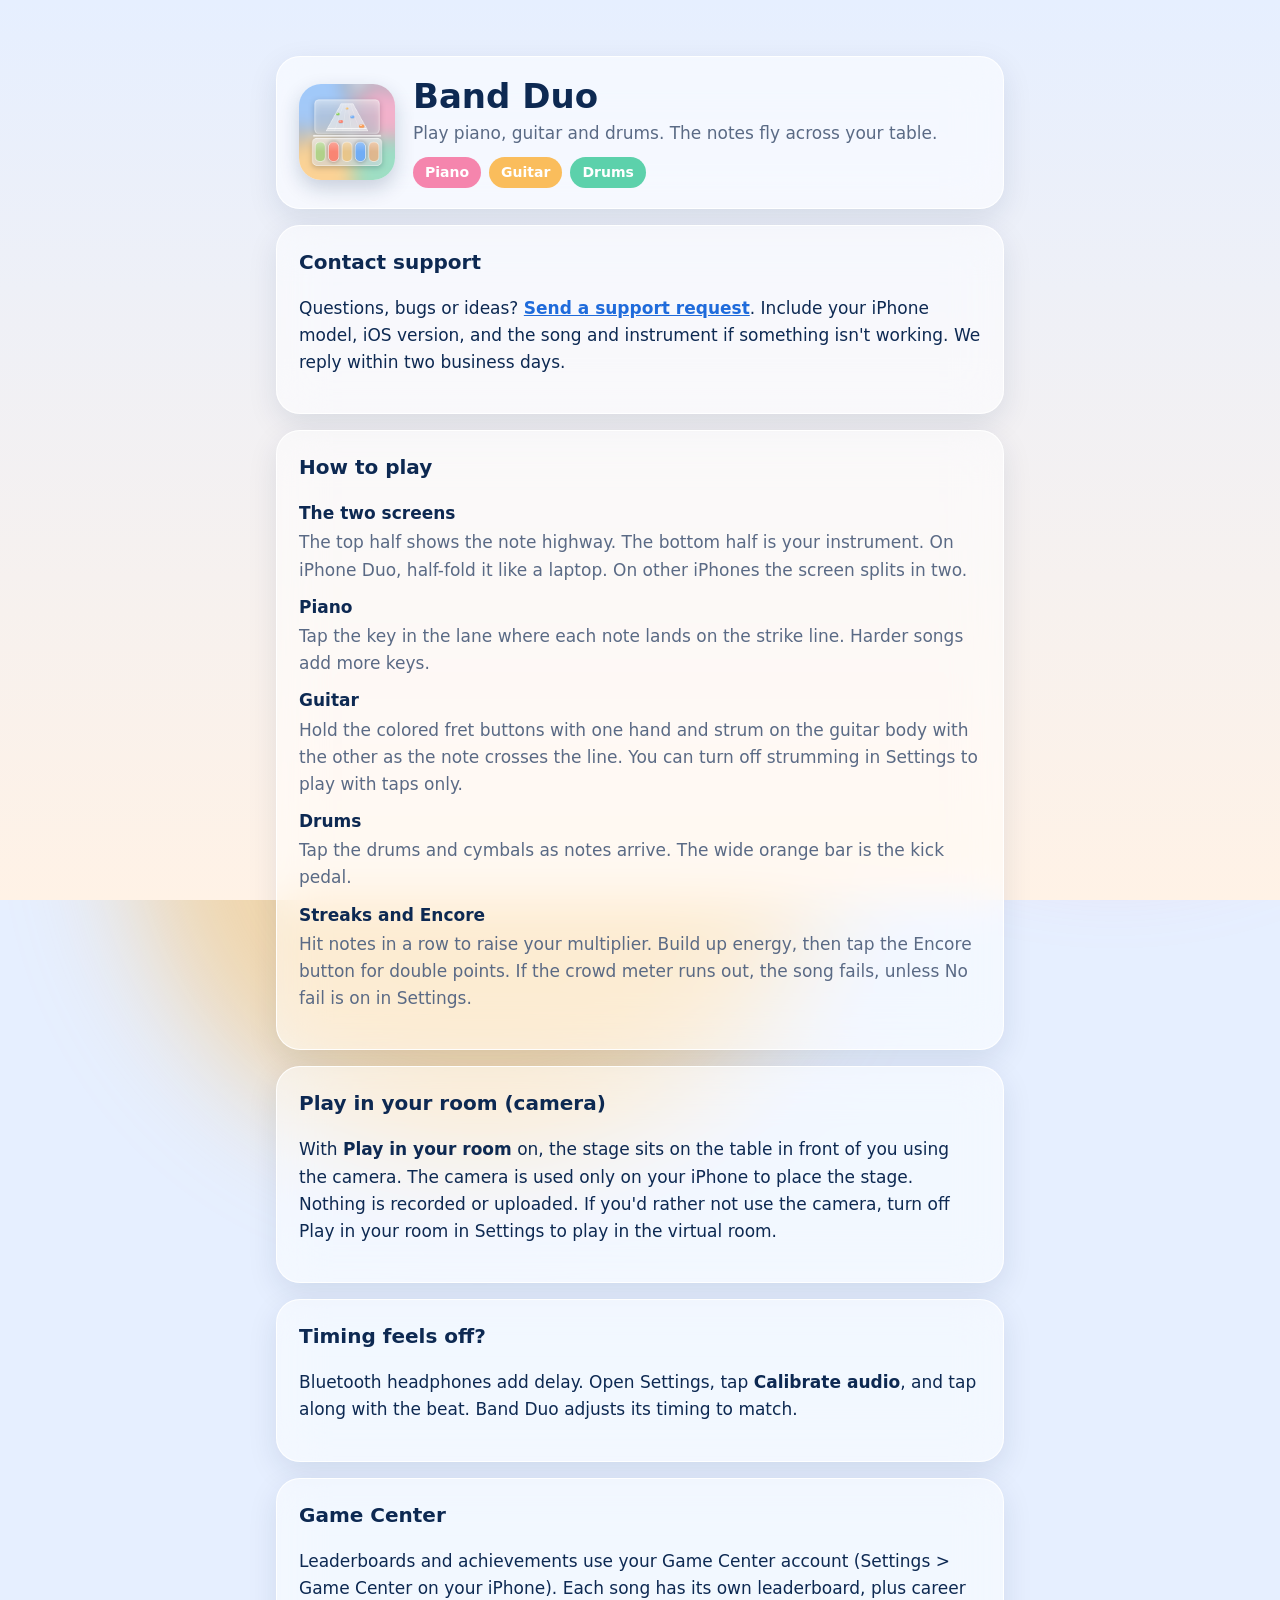
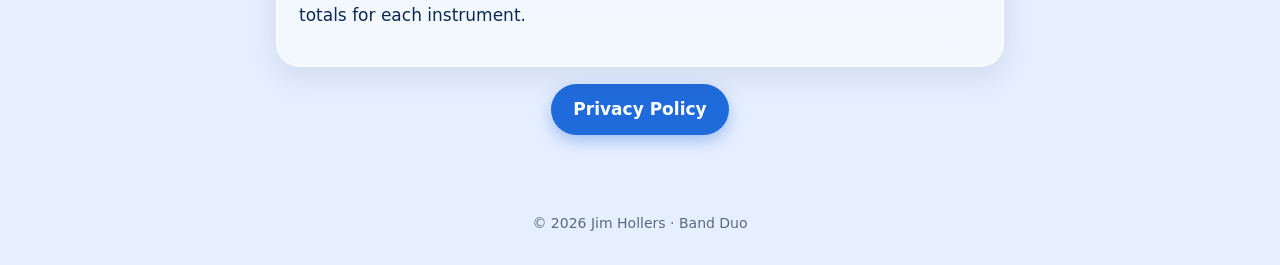
<file: index.html>
<!doctype html>
<html lang="en"><head>
<meta charset="utf-8"><meta name="viewport" content="width=device-width,initial-scale=1">
<title>Band Duo Support</title>
<meta name="description" content="Help and contact for Band Duo, the piano, guitar and drums rhythm game for iPhone.">
<link rel="icon" href="icon.png"><link rel="apple-touch-icon" href="apple-touch-icon.png">
<link rel="stylesheet" href="style.css">
</head><body>
<div class="blobs" aria-hidden="true"><i></i><i></i><i></i></div>
<main>
<section class="glass hero">
<img src="icon.png" alt="Band Duo app icon">
<div><h1>Band Duo</h1><p class="tag">Play piano, guitar and drums. The notes fly across your table.</p>
<div class="chips"><span style="background:#f585ad">Piano</span><span style="background:#fabd5c">Guitar</span><span style="background:#5cd1ab">Drums</span></div></div>
</section>

<section class="glass">
<h2>Contact support</h2>
<p>Questions, bugs or ideas? <a href="https://github.com/jameshollers-art/band-duo-support/issues/new">Send a support request</a>. Include your iPhone model, iOS version, and the song and instrument if something isn't working. We reply within two business days.</p>
</section>

<section class="glass">
<h2>How to play</h2>
<dl>
<dt>The two screens</dt><dd>The top half shows the note highway. The bottom half is your instrument. On iPhone Duo, half-fold it like a laptop. On other iPhones the screen splits in two.</dd>
<dt>Piano</dt><dd>Tap the key in the lane where each note lands on the strike line. Harder songs add more keys.</dd>
<dt>Guitar</dt><dd>Hold the colored fret buttons with one hand and strum on the guitar body with the other as the note crosses the line. You can turn off strumming in Settings to play with taps only.</dd>
<dt>Drums</dt><dd>Tap the drums and cymbals as notes arrive. The wide orange bar is the kick pedal.</dd>
<dt>Streaks and Encore</dt><dd>Hit notes in a row to raise your multiplier. Build up energy, then tap the Encore button for double points. If the crowd meter runs out, the song fails, unless No fail is on in Settings.</dd>
</dl>
</section>

<section class="glass">
<h2>Play in your room (camera)</h2>
<p>With <b>Play in your room</b> on, the stage sits on the table in front of you using the camera. The camera is used only on your iPhone to place the stage. Nothing is recorded or uploaded. If you'd rather not use the camera, turn off Play in your room in Settings to play in the virtual room.</p>
</section>

<section class="glass">
<h2>Timing feels off?</h2>
<p>Bluetooth headphones add delay. Open Settings, tap <b>Calibrate audio</b>, and tap along with the beat. Band Duo adjusts its timing to match.</p>
</section>

<section class="glass">
<h2>Game Center</h2>
<p>Leaderboards and achievements use your Game Center account (Settings &gt; Game Center on your iPhone). Each song has its own leaderboard, plus career totals for each instrument.</p>
</section>

<p style="text-align:center"><a class="btn" href="privacy.html">Privacy Policy</a></p>
</main>
<footer>&copy; 2026 Jim Hollers &middot; Band Duo</footer>
</body></html>
</file>
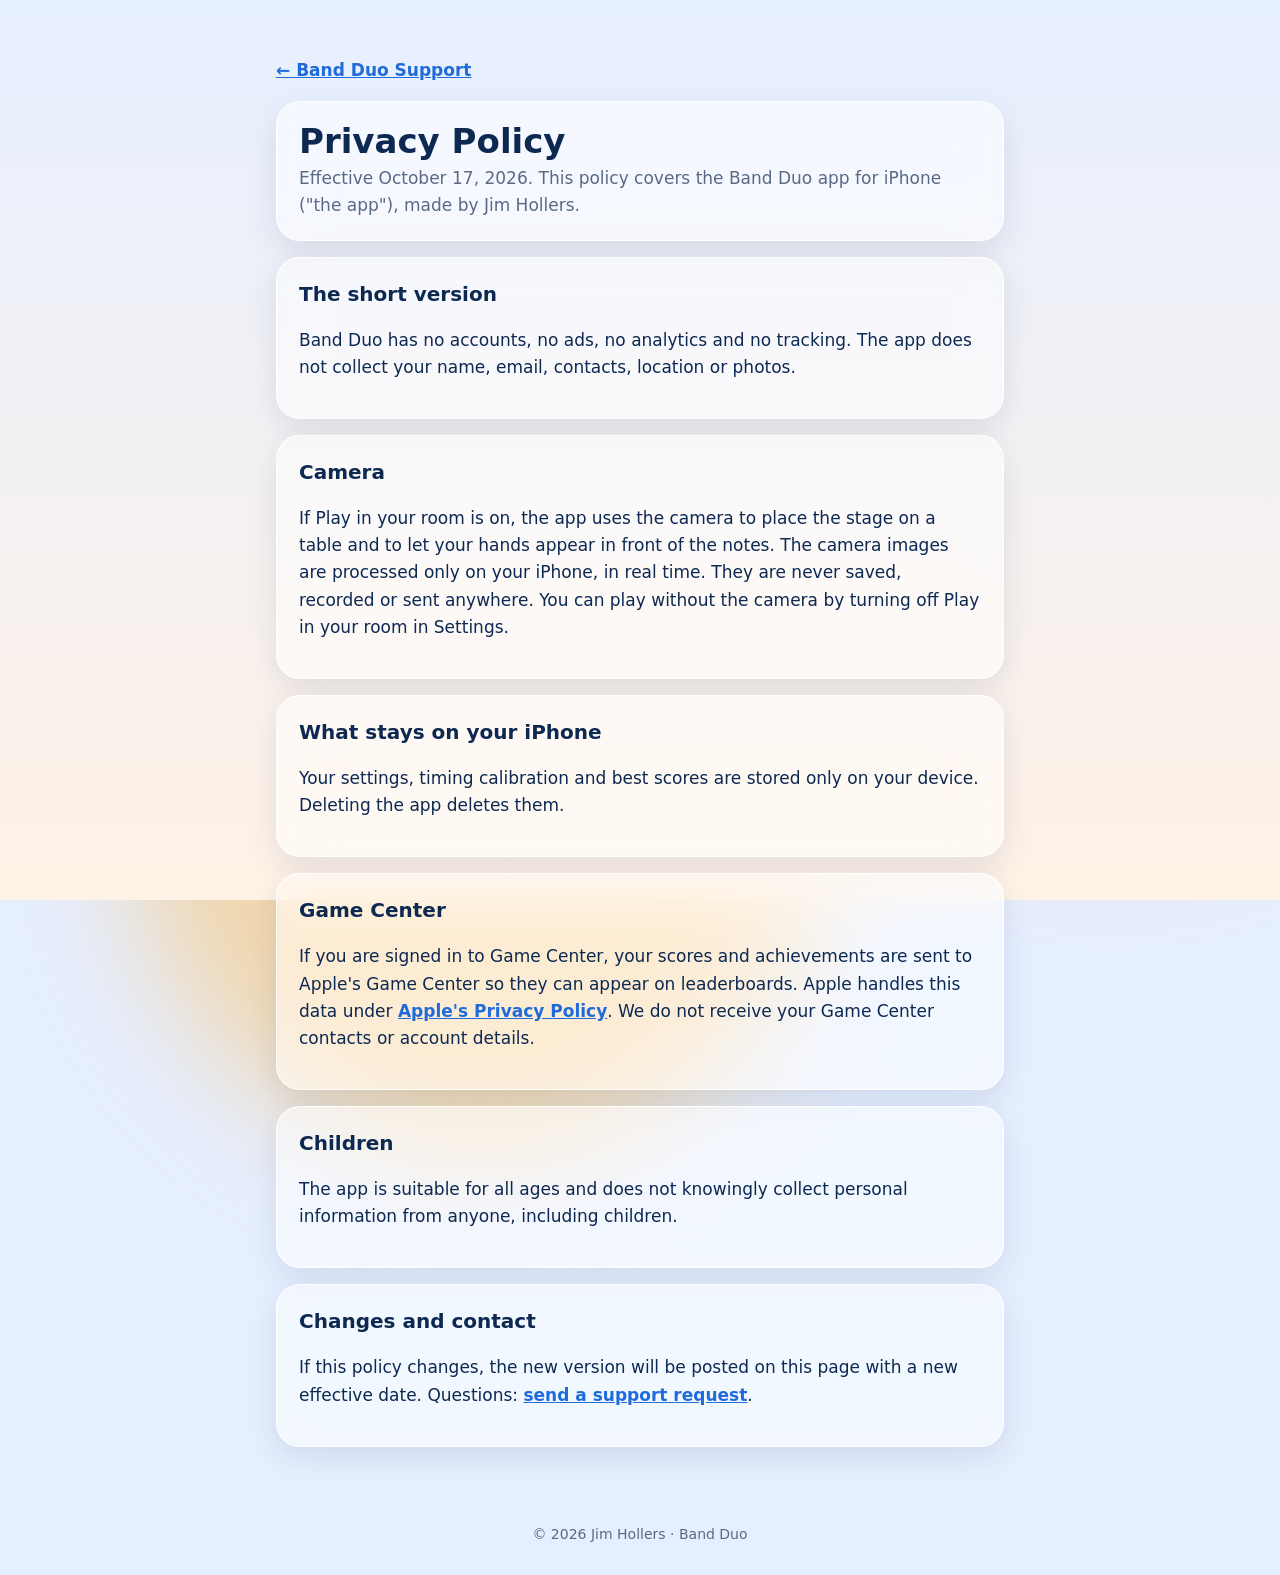
<file: privacy.html>
<!doctype html>
<html lang="en"><head>
<meta charset="utf-8"><meta name="viewport" content="width=device-width,initial-scale=1">
<title>Band Duo Privacy</title>
<link rel="icon" href="icon.png">
<link rel="stylesheet" href="style.css">
</head><body>
<div class="blobs" aria-hidden="true"><i></i><i></i><i></i></div>
<main>
<p><a href="index.html">&larr; Band Duo Support</a></p>
<section class="glass">
<h1>Privacy Policy</h1>
<p class="tag">Effective October 17, 2026. This policy covers the Band Duo app for iPhone ("the app"), made by Jim Hollers.</p>
</section>
<section class="glass"><h2>The short version</h2>
<p>Band Duo has no accounts, no ads, no analytics and no tracking. The app does not collect your name, email, contacts, location or photos.</p></section>
<section class="glass"><h2>Camera</h2>
<p>If Play in your room is on, the app uses the camera to place the stage on a table and to let your hands appear in front of the notes. The camera images are processed only on your iPhone, in real time. They are never saved, recorded or sent anywhere. You can play without the camera by turning off Play in your room in Settings.</p></section>
<section class="glass"><h2>What stays on your iPhone</h2>
<p>Your settings, timing calibration and best scores are stored only on your device. Deleting the app deletes them.</p></section>
<section class="glass"><h2>Game Center</h2>
<p>If you are signed in to Game Center, your scores and achievements are sent to Apple's Game Center so they can appear on leaderboards. Apple handles this data under <a href="https://www.apple.com/legal/privacy/">Apple's Privacy Policy</a>. We do not receive your Game Center contacts or account details.</p></section>
<section class="glass"><h2>Children</h2>
<p>The app is suitable for all ages and does not knowingly collect personal information from anyone, including children.</p></section>
<section class="glass"><h2>Changes and contact</h2>
<p>If this policy changes, the new version will be posted on this page with a new effective date. Questions: <a href="https://github.com/jameshollers-art/band-duo-support/issues/new">send a support request</a>.</p></section>
</main>
<footer>&copy; 2026 Jim Hollers &middot; Band Duo</footer>
</body></html>
</file>
<file: style.css>
:root{--ink:#0d2952;--soft:#5a6a85;--accent:#1f6bdb;--pink:#f585ad;--amber:#fabd5c;--mint:#5cd1ab;--sky:#70adf7;--lilac:#a894f7;--glass:rgba(255,255,255,.55);--edge:rgba(255,255,255,.9);--bg1:#e6efff;--bg2:#fff2e6}
@media (prefers-color-scheme:dark){:root:not([data-theme="light"]){--ink:#eef3ff;--soft:#b3bfd6;--accent:#8ab8ff;--glass:rgba(30,36,60,.55);--edge:rgba(255,255,255,.18);--bg1:#141a33;--bg2:#2a1d2c}}
*{box-sizing:border-box}
html{background:var(--bg1)}
body{margin:0;min-height:100vh;color:var(--ink);font:17px/1.6 ui-rounded,"SF Pro Rounded",system-ui,-apple-system,"Segoe UI",sans-serif;background:linear-gradient(var(--bg1),var(--bg2));background-attachment:fixed;overflow-x:hidden}
.blobs{position:fixed;inset:0;z-index:-1;pointer-events:none}
.blobs i{position:absolute;border-radius:50%;filter:blur(60px);opacity:.5;animation:drift 18s ease-in-out infinite alternate}
.blobs i:nth-child(1){width:60vw;height:60vw;left:-15vw;top:-10vw;background:var(--sky)}
.blobs i:nth-child(2){width:50vw;height:50vw;right:-12vw;top:20vh;background:var(--pink);animation-delay:-6s}
.blobs i:nth-child(3){width:55vw;height:55vw;left:10vw;bottom:-20vw;background:var(--amber);animation-delay:-11s}
@keyframes drift{to{transform:translate(4vw,3vh) scale(1.08)}}
@media (prefers-reduced-motion:reduce){.blobs i{animation:none}}
a{color:var(--accent);font-weight:600}
main{max-width:760px;margin:0 auto;padding:40px 16px 60px}
.glass{background:var(--glass);-webkit-backdrop-filter:blur(24px) saturate(1.4);backdrop-filter:blur(24px) saturate(1.4);border:1px solid var(--edge);border-radius:24px;box-shadow:0 10px 30px rgba(13,41,82,.10);padding:20px 22px;margin:16px 0}
.hero{display:flex;gap:18px;align-items:center;flex-wrap:wrap}
.hero img{width:96px;height:96px;border-radius:22px;box-shadow:0 8px 20px rgba(13,41,82,.2)}
h1{font-size:34px;line-height:1.15;margin:0}
.tag{color:var(--soft);margin:4px 0 0}
h2{font-size:20px;margin:0 0 8px}
dt{font-weight:700;margin-top:10px}dd{margin:2px 0 0;color:var(--soft)}
.chips{display:flex;gap:8px;flex-wrap:wrap;margin-top:10px}
.chips span{padding:4px 12px;border-radius:999px;font-size:14px;font-weight:600;color:#fff}
.btn{display:inline-block;padding:12px 22px;border-radius:999px;background:var(--accent);color:#fff;text-decoration:none;box-shadow:0 6px 16px rgba(31,107,219,.35)}
footer{text-align:center;color:var(--soft);font-size:14px;padding:0 16px 30px}
</file>
